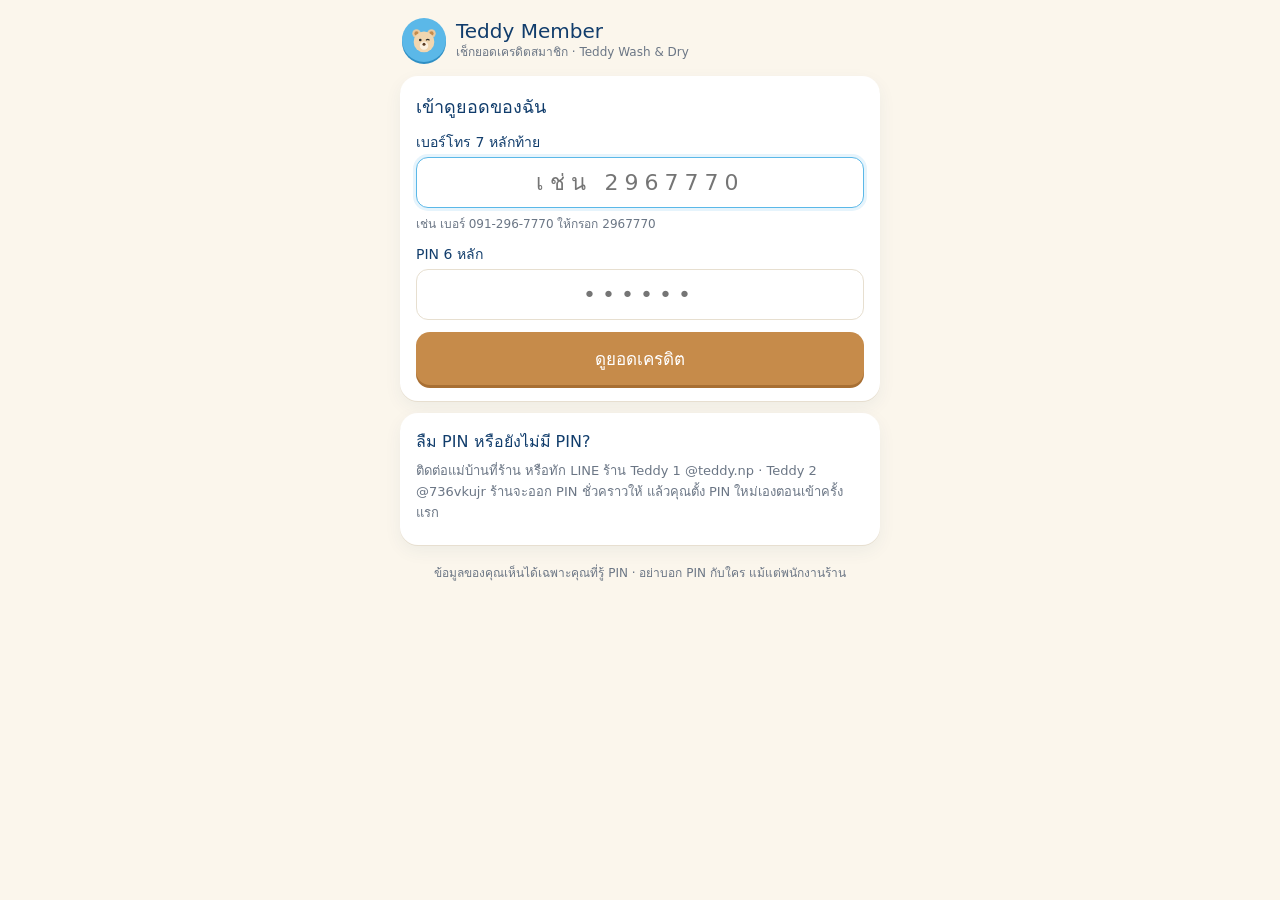
<file: index.html>
<!DOCTYPE html>
<html lang="th">
<head>
<meta charset="utf-8">
<meta name="viewport" content="width=device-width, initial-scale=1, viewport-fit=cover">
<meta http-equiv="Content-Security-Policy" content="default-src 'none'; script-src 'self'; style-src 'self' https://fonts.googleapis.com; font-src https://fonts.gstatic.com; connect-src https://*.phoneyjung.workers.dev; img-src 'self' data:; base-uri 'none'; form-action 'none'; object-src 'none'">
<meta name="referrer" content="no-referrer">
<meta name="robots" content="noindex, nofollow">
<meta name="theme-color" content="#5BB8E8">
<title>Teddy Member · เช็กยอดเครดิต</title>
<link rel="preconnect" href="https://fonts.googleapis.com">
<link rel="preconnect" href="https://fonts.gstatic.com" crossorigin>
<link rel="stylesheet" href="https://fonts.googleapis.com/css2?family=Kanit:wght@300;400;500&display=swap">
<link rel="stylesheet" href="style.css">
</head>
<body>
<div class="wrap">
  <div class="brand"><div class="logo" id="logo"></div><div><div class="t1">Teddy Member</div><div class="t2">เช็กยอดเครดิตสมาชิก · Teddy Wash &amp; Dry</div></div></div>
  <noscript><div class="card">กรุณาเปิด JavaScript เพื่อใช้งาน</div></noscript>
  <div id="app"></div>
  <div class="foot">ข้อมูลของคุณเห็นได้เฉพาะคุณที่รู้ PIN · อย่าบอก PIN กับใคร แม้แต่พนักงานร้าน</div>
</div>
<script src="config.js"></script>
<script src="common.js"></script>
<script src="member.js"></script>
</body>
</html>
</file>
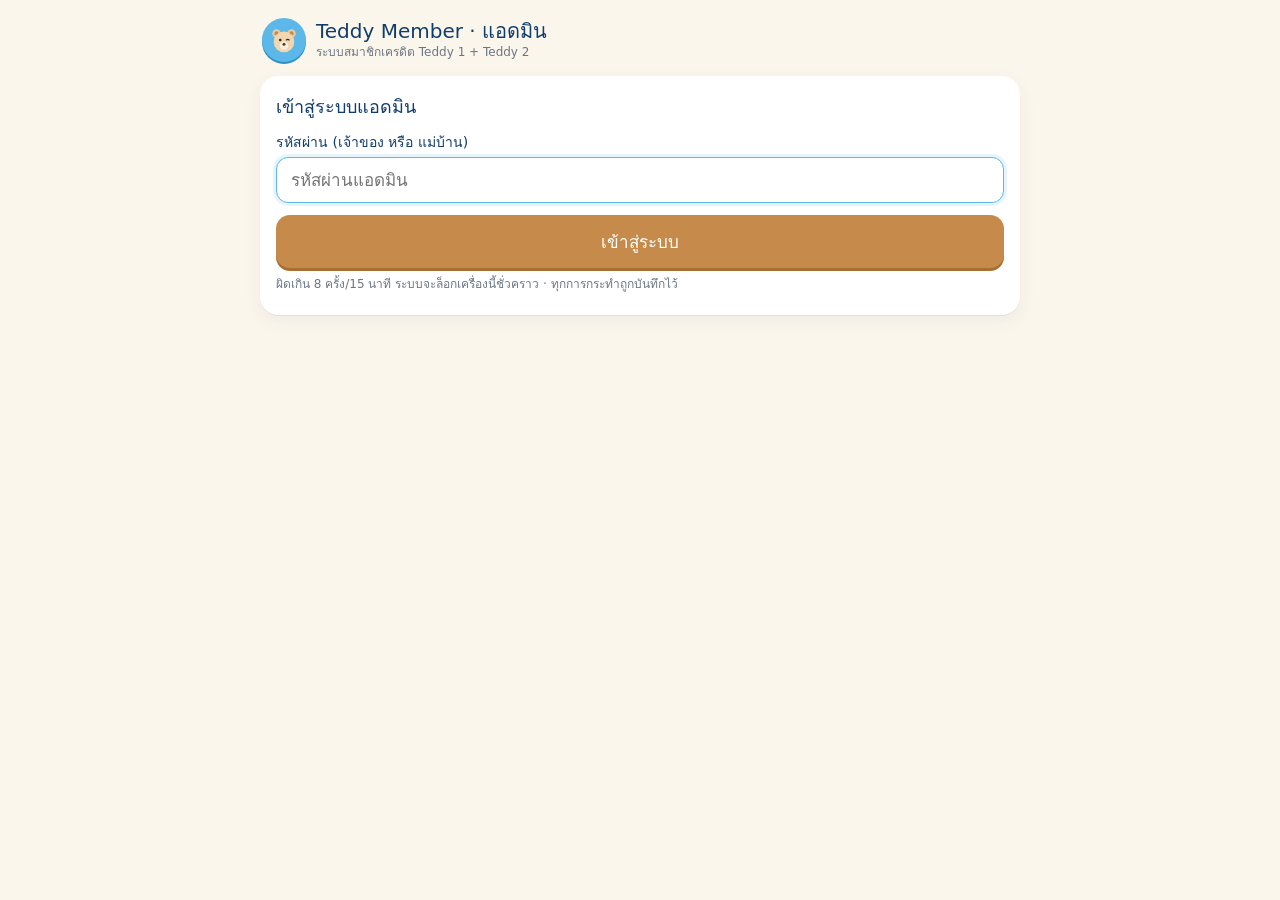
<file: admin.html>
<!DOCTYPE html>
<html lang="th">
<head>
<meta charset="utf-8">
<meta name="viewport" content="width=device-width, initial-scale=1, viewport-fit=cover">
<meta http-equiv="Content-Security-Policy" content="default-src 'none'; script-src 'self'; style-src 'self' https://fonts.googleapis.com; font-src https://fonts.gstatic.com; connect-src https://*.phoneyjung.workers.dev; img-src 'self' data: blob:; base-uri 'none'; form-action 'none'; object-src 'none'">
<meta name="referrer" content="no-referrer">
<meta name="robots" content="noindex, nofollow">
<meta name="theme-color" content="#113D6C">
<title>Teddy Member · แอดมิน</title>
<link rel="preconnect" href="https://fonts.googleapis.com">
<link rel="preconnect" href="https://fonts.gstatic.com" crossorigin>
<link rel="stylesheet" href="https://fonts.googleapis.com/css2?family=Kanit:wght@300;400;500&display=swap">
<link rel="stylesheet" href="style.css">
</head>
<body>
<div class="wrap wide">
  <div class="brand"><div class="logo" id="logo"></div><div class="grow"><div class="t1">Teddy Member · แอดมิน</div><div class="t2" id="who">ระบบสมาชิกเครดิต Teddy 1 + Teddy 2</div></div><div id="topbtn"></div></div>
  <noscript><div class="card">กรุณาเปิด JavaScript</div></noscript>
  <div id="app"></div>
</div>
<script src="config.js"></script>
<script src="common.js"></script>
<script src="admin.js"></script>
</body>
</html>
</file>
<file: style.css>
/* Teddy Member — 60 cream / 30 sky blue / 10 gold */
:root {
  --cream: #FBF6EC; --card: #FFFFFF; --sky: #5BB8E8; --sky-d: #2F8FC4; --sky-t: #E6F4FC;
  --gold: #C68B4A; --gold-d: #A86F33; --navy: #113D6C; --ink: #1E2A3A; --muted: #6B7685;
  --line: #E7DFD0; --red: #BA3D4D; --red-t: #FBE9EB; --green: #2E8B57; --green-t: #E5F4EC;
  --r: 18px;
}
* { box-sizing: border-box; }
html, body { margin: 0; padding: 0; }
body {
  background: var(--cream); color: var(--ink);
  font-family: 'Kanit', system-ui, -apple-system, 'Segoe UI', sans-serif; font-weight: 300;
  -webkit-text-size-adjust: 100%; min-height: 100vh;
  padding: calc(12px + env(safe-area-inset-top, 0px)) 14px calc(24px + env(safe-area-inset-bottom, 0px));
}
.wrap { max-width: 480px; margin: 0 auto; }
.wrap.wide { max-width: 760px; }
.hidden { display: none !important; }
h1, h2, h3 { font-weight: 500; color: var(--navy); margin: 0; }
h1 { font-size: 22px; } h2 { font-size: 18px; } h3 { font-size: 16px; }
p { margin: 6px 0; }
.muted { color: var(--muted); font-size: 13px; }
.small { font-size: 12px; }
.center { text-align: center; }
.row { display: flex; gap: 8px; align-items: center; }
.row.wrapr { flex-wrap: wrap; }
.grow { flex: 1; }
.sp { height: 12px; }

.brand { display: flex; align-items: center; gap: 10px; margin: 6px 2px 14px; }
.logo { width: 44px; height: 44px; border-radius: 50%; background: var(--sky); display: flex; align-items: center; justify-content: center; box-shadow: 0 2px 0 var(--sky-d); }
.logo svg { width: 30px; height: 30px; }
.brand .t1 { font-size: 20px; font-weight: 500; color: var(--navy); line-height: 1.1; }
.brand .t2 { font-size: 12px; color: var(--muted); }

.card { background: var(--card); border-radius: var(--r); padding: 16px; box-shadow: 0 1px 0 var(--line), 0 6px 18px rgba(17, 61, 108, .06); margin-bottom: 12px; }
.card.sky { background: var(--sky); color: #fff; }
.card.sky h2, .card.sky h3 { color: #fff; }

label { display: block; font-size: 14px; color: var(--navy); margin: 10px 0 4px; font-weight: 400; }
input, select, textarea {
  width: 100%; font: inherit; font-size: 17px; padding: 12px 14px; border-radius: 12px;
  border: 1.5px solid var(--line); background: #fff; color: var(--ink); outline: none;
}
input:focus, select:focus, textarea:focus { border-color: var(--sky); box-shadow: 0 0 0 3px var(--sky-t); }
input.code { letter-spacing: 6px; font-size: 22px; text-align: center; font-weight: 400; }

.btn {
  display: inline-flex; align-items: center; justify-content: center; gap: 6px; width: 100%;
  font: inherit; font-size: 17px; font-weight: 500; padding: 13px 16px; border-radius: 14px; border: 0;
  background: var(--gold); color: #fff; box-shadow: 0 3px 0 var(--gold-d); cursor: pointer;
}
.btn:active { transform: translateY(2px); box-shadow: 0 1px 0 var(--gold-d); }
.btn[disabled] { opacity: .55; pointer-events: none; }
.btn.blue { background: var(--sky); box-shadow: 0 3px 0 var(--sky-d); }
.btn.ghost { background: transparent; color: var(--navy); box-shadow: none; border: 1.5px solid var(--line); }
.btn.red { background: var(--red); box-shadow: 0 3px 0 #8E2C39; }
.btn.sm { width: auto; font-size: 14px; padding: 8px 12px; border-radius: 10px; }
.chips { display: flex; flex-wrap: wrap; gap: 6px; margin-top: 8px; }
.chip { font: inherit; font-size: 14px; padding: 7px 12px; border-radius: 999px; border: 1.5px solid var(--line); background: #fff; color: var(--navy); cursor: pointer; }
.chip.on { background: var(--sky-t); border-color: var(--sky); color: var(--sky-d); font-weight: 500; }

.msg { border-radius: 12px; padding: 10px 12px; font-size: 14px; margin-top: 10px; }
.msg.err { background: var(--red-t); color: var(--red); }
.msg.ok { background: var(--green-t); color: var(--green); }
.msg.info { background: var(--sky-t); color: var(--navy); }

.bal-label { font-size: 14px; opacity: .9; }
.bal { font-size: 40px; font-weight: 500; line-height: 1.15; margin: 2px 0 4px; letter-spacing: .5px; }
.bal small { font-size: 20px; font-weight: 400; }
.stats { display: flex; gap: 8px; margin-top: 10px; }
.stat { flex: 1; background: rgba(255, 255, 255, .18); border-radius: 12px; padding: 8px 10px; }
.stat .k { font-size: 12px; opacity: .9; } .stat .v { font-size: 16px; font-weight: 500; }

.list { margin: 0; padding: 0; list-style: none; }
.item { display: flex; align-items: center; gap: 10px; padding: 11px 2px; border-bottom: 1px solid var(--line); }
.item:last-child { border-bottom: 0; }
.dot { width: 34px; height: 34px; border-radius: 50%; display: flex; align-items: center; justify-content: center; flex: none; font-size: 17px; font-weight: 500; }
.dot.in { background: var(--green-t); color: var(--green); }
.dot.out { background: var(--sky-t); color: var(--sky-d); }
.dot.void { background: #EEE; color: #999; }
.item .main { flex: 1; min-width: 0; }
.item .t { font-size: 15px; font-weight: 400; color: var(--ink); }
.item .s { font-size: 12px; color: var(--muted); }
.amt { text-align: right; white-space: nowrap; }
.amt .a { font-size: 16px; font-weight: 500; }
.amt .a.in { color: var(--green); } .amt .a.out { color: var(--navy); }
.amt .b { font-size: 12px; color: var(--muted); }
.voided .t, .voided .a { text-decoration: line-through; color: #999 !important; }
.badge { display: inline-block; font-size: 11px; padding: 2px 8px; border-radius: 999px; background: var(--sky-t); color: var(--sky-d); font-weight: 500; vertical-align: middle; }
.badge.gold { background: #F6EBDD; color: var(--gold-d); }
.badge.red { background: var(--red-t); color: var(--red); }
.badge.green { background: var(--green-t); color: var(--green); }

.tabs { display: flex; gap: 6px; overflow-x: auto; margin: 0 0 12px; padding-bottom: 2px; }
.tab { flex: none; font: inherit; font-size: 14px; padding: 8px 14px; border-radius: 999px; border: 0; background: #fff; color: var(--navy); box-shadow: 0 1px 0 var(--line); cursor: pointer; }
.tab.on { background: var(--navy); color: #fff; }

.pinbox { font-size: 34px; letter-spacing: 8px; font-weight: 500; text-align: center; color: var(--navy); background: #F6EBDD; border-radius: 14px; padding: 12px; margin: 8px 0; }
.kv { display: grid; grid-template-columns: auto 1fr; gap: 4px 12px; font-size: 14px; }
.kv .k { color: var(--muted); }
.progress { height: 10px; background: var(--sky-t); border-radius: 999px; overflow: hidden; }
.progress > div { height: 100%; width: 0; background: var(--sky); transition: width .2s; }
.foot { text-align: center; font-size: 12px; color: var(--muted); margin-top: 18px; }
.scrim { position: fixed; inset: 0; background: rgba(17, 61, 108, .45); display: flex; align-items: flex-end; justify-content: center; z-index: 50; padding: 12px; }
.sheet { background: #fff; width: 100%; max-width: 480px; border-radius: 22px; padding: 18px 16px calc(16px + env(safe-area-inset-bottom, 0px)); }
table.tbl { width: 100%; border-collapse: collapse; font-size: 13px; }
table.tbl td, table.tbl th { padding: 6px 4px; border-bottom: 1px solid var(--line); text-align: left; vertical-align: top; }
table.tbl th { color: var(--muted); font-weight: 400; }
</file>
